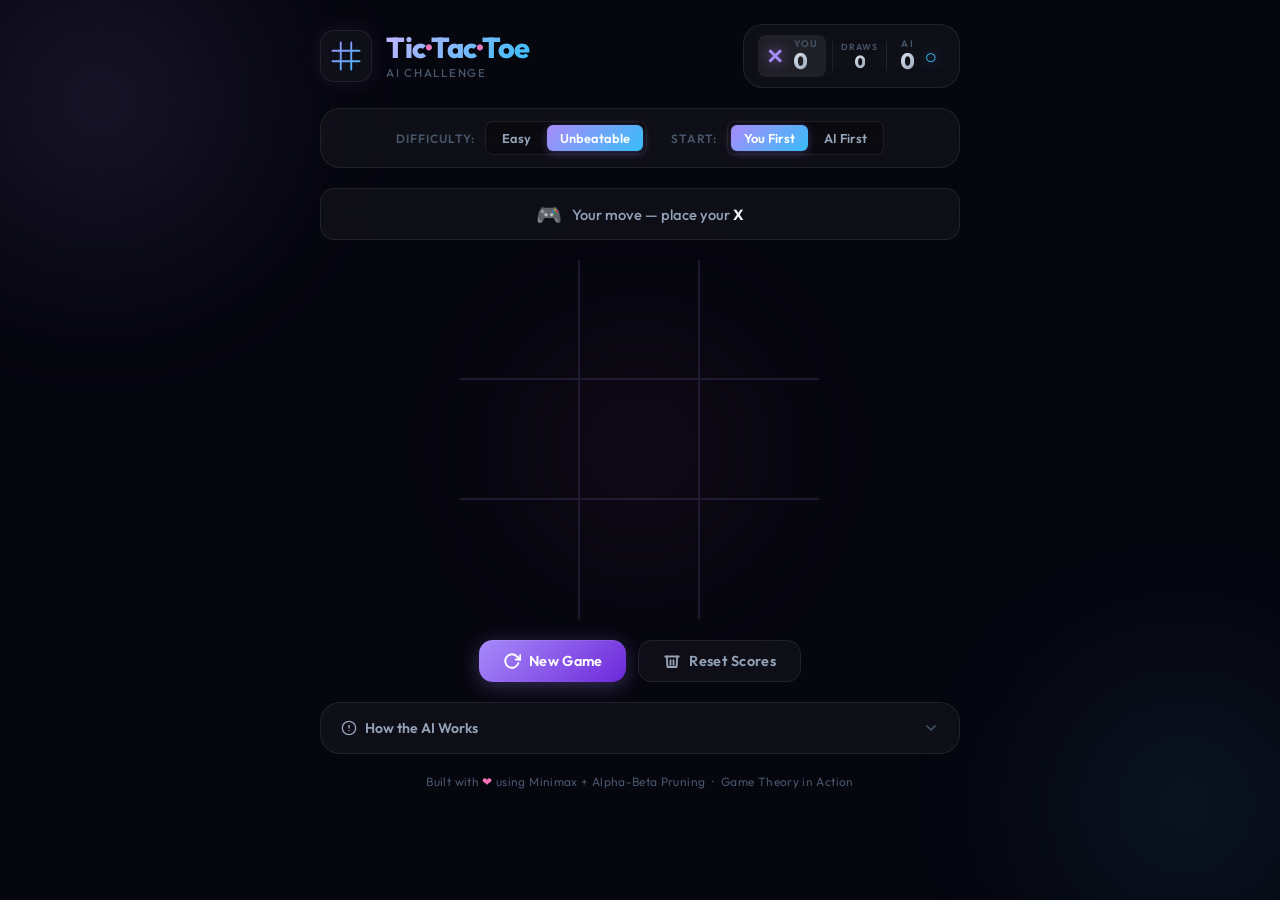
<file: Tic Tac Toe/index.html>
<!DOCTYPE html>
<html lang="en">
<head>
  <meta charset="UTF-8" />
  <meta name="viewport" content="width=device-width, initial-scale=1.0" />
  <title>Tic-Tac-Toe | AI Challenge</title>
  <meta name="description" content="Play Tic-Tac-Toe against an unbeatable AI powered by Minimax with Alpha-Beta Pruning. Can you beat the machine?" />
  <link rel="preconnect" href="https://fonts.googleapis.com" />
  <link rel="preconnect" href="https://fonts.gstatic.com" crossorigin />
  <link href="https://fonts.googleapis.com/css2?family=Outfit:wght@300;400;500;600;700;800;900&family=Space+Grotesk:wght@400;500;600;700&display=swap" rel="stylesheet" />
  <link rel="stylesheet" href="style.css" />
</head>
<body>
  <!-- Animated background particles -->
  <div class="bg-particles" id="bgParticles"></div>

  <!-- Ambient glow orbs -->
  <div class="orb orb-1"></div>
  <div class="orb orb-2"></div>
  <div class="orb orb-3"></div>

  <div class="container">
    <!-- Header -->
    <header class="header">
      <div class="logo-area">
        <div class="logo-icon">
          <svg viewBox="0 0 40 40" fill="none" xmlns="http://www.w3.org/2000/svg">
            <line x1="13" y1="2" x2="13" y2="38" stroke="url(#g1)" stroke-width="2.5" stroke-linecap="round"/>
            <line x1="27" y1="2" x2="27" y2="38" stroke="url(#g1)" stroke-width="2.5" stroke-linecap="round"/>
            <line x1="2" y1="13" x2="38" y2="13" stroke="url(#g1)" stroke-width="2.5" stroke-linecap="round"/>
            <line x1="2" y1="27" x2="38" y2="27" stroke="url(#g1)" stroke-width="2.5" stroke-linecap="round"/>
            <defs>
              <linearGradient id="g1" x1="0" y1="0" x2="40" y2="40" gradientUnits="userSpaceOnUse">
                <stop stop-color="#a78bfa"/>
                <stop offset="1" stop-color="#38bdf8"/>
              </linearGradient>
            </defs>
          </svg>
        </div>
        <div class="logo-text">
          <h1>Tic<span class="accent">·</span>Tac<span class="accent">·</span>Toe</h1>
          <p class="tagline">AI Challenge</p>
        </div>
      </div>

      <!-- Score Board -->
      <div class="scoreboard">
        <div class="score-card" id="scorePlayerCard">
          <div class="score-symbol x-symbol">✕</div>
          <div class="score-info">
            <span class="score-label">YOU</span>
            <span class="score-value" id="scorePlayer">0</span>
          </div>
        </div>
        <div class="score-divider">
          <span class="draws-label">DRAWS</span>
          <span class="score-value draws-value" id="scoreDraws">0</span>
        </div>
        <div class="score-card" id="scoreAICard">
          <div class="score-info" style="text-align:right">
            <span class="score-label">AI</span>
            <span class="score-value" id="scoreAI">0</span>
          </div>
          <div class="score-symbol o-symbol">○</div>
        </div>
      </div>
    </header>

    <!-- Game Controls -->
    <div class="controls-bar">
      <div class="mode-selector">
        <span class="mode-label">Difficulty:</span>
        <div class="mode-buttons">
          <button class="mode-btn" id="btnEasy" onclick="setDifficulty('easy')">Easy</button>
          <button class="mode-btn active" id="btnHard" onclick="setDifficulty('hard')">Unbeatable</button>
        </div>
      </div>
      <div class="first-move-selector">
        <span class="mode-label">Start:</span>
        <div class="mode-buttons">
          <button class="mode-btn active" id="btnYouFirst" onclick="setFirstMove('human')">You First</button>
          <button class="mode-btn" id="btnAIFirst" onclick="setFirstMove('ai')">AI First</button>
        </div>
      </div>
    </div>

    <!-- Status Banner -->
    <div class="status-banner" id="statusBanner">
      <div class="status-icon" id="statusIcon">🎮</div>
      <div class="status-text" id="statusText">Your move — place your <strong>X</strong></div>
    </div>

    <!-- Game Board -->
    <div class="board-wrapper">
      <div class="board" id="board">
        <div class="cell" id="cell-0" onclick="handleCellClick(0)"></div>
        <div class="cell" id="cell-1" onclick="handleCellClick(1)"></div>
        <div class="cell" id="cell-2" onclick="handleCellClick(2)"></div>
        <div class="cell" id="cell-3" onclick="handleCellClick(3)"></div>
        <div class="cell" id="cell-4" onclick="handleCellClick(4)"></div>
        <div class="cell" id="cell-5" onclick="handleCellClick(5)"></div>
        <div class="cell" id="cell-6" onclick="handleCellClick(6)"></div>
        <div class="cell" id="cell-7" onclick="handleCellClick(7)"></div>
        <div class="cell" id="cell-8" onclick="handleCellClick(8)"></div>

        <!-- Win line overlay -->
        <canvas id="winCanvas" width="360" height="360"></canvas>
      </div>
    </div>

    <!-- Action Buttons -->
    <div class="action-buttons">
      <button class="btn-primary" id="btnNewGame" onclick="newGame()">
        <svg width="18" height="18" viewBox="0 0 24 24" fill="none" stroke="currentColor" stroke-width="2.5" stroke-linecap="round" stroke-linejoin="round">
          <polyline points="23 4 23 10 17 10"></polyline>
          <path d="M20.49 15a9 9 0 1 1-2.12-9.36L23 10"></path>
        </svg>
        New Game
      </button>
      <button class="btn-secondary" id="btnReset" onclick="resetScores()">
        <svg width="18" height="18" viewBox="0 0 24 24" fill="none" stroke="currentColor" stroke-width="2.5" stroke-linecap="round" stroke-linejoin="round">
          <polyline points="3 6 5 6 21 6"></polyline>
          <path d="M19 6l-1 14H6L5 6"></path>
          <path d="M10 11v6M14 11v6"></path>
        </svg>
        Reset Scores
      </button>
    </div>

    <!-- Algorithm info panel -->
    <div class="algo-panel">
      <div class="algo-header" onclick="toggleAlgoPanel()">
        <div class="algo-title">
          <svg width="16" height="16" viewBox="0 0 24 24" fill="none" stroke="currentColor" stroke-width="2" stroke-linecap="round" stroke-linejoin="round">
            <circle cx="12" cy="12" r="10"></circle>
            <line x1="12" y1="8" x2="12" y2="12"></line>
            <line x1="12" y1="16" x2="12.01" y2="16"></line>
          </svg>
          How the AI Works
        </div>
        <svg class="chevron" id="algoChevron" width="16" height="16" viewBox="0 0 24 24" fill="none" stroke="currentColor" stroke-width="2.5" stroke-linecap="round" stroke-linejoin="round">
          <polyline points="6 9 12 15 18 9"></polyline>
        </svg>
      </div>
      <div class="algo-content" id="algoContent">
        <div class="algo-grid">
          <div class="algo-card">
            <div class="algo-card-icon">🧠</div>
            <h3>Minimax Algorithm</h3>
            <p>The AI explores all possible future game states, assigning scores to terminal states (Win: +10, Lose: -10, Draw: 0) and propagating the optimal values up the game tree.</p>
          </div>
          <div class="algo-card">
            <div class="algo-card-icon">✂️</div>
            <h3>Alpha-Beta Pruning</h3>
            <p>An optimization that eliminates branches that cannot possibly influence the final decision — making the AI faster without sacrificing any accuracy or optimality.</p>
          </div>
          <div class="algo-card">
            <div class="algo-card-icon">♟️</div>
            <h3>Game Theory</h3>
            <p>In Unbeatable mode, the AI plays a perfect game every time. The best outcome a human can achieve against a perfect AI is a draw — never a win.</p>
          </div>
          <div class="algo-card">
            <div class="algo-card-icon">🎲</div>
            <h3>Easy Mode</h3>
            <p>The AI occasionally makes a random move instead of the optimal one, giving you a fighting chance to win and experience the game in a different way.</p>
          </div>
        </div>
      </div>
    </div>

    <!-- Footer -->
    <footer class="footer">
      <p>Built with <span class="heart">❤</span> using Minimax + Alpha-Beta Pruning &nbsp;·&nbsp; Game Theory in Action</p>
    </footer>
  </div>

  <!-- Result Overlay -->
  <div class="result-overlay" id="resultOverlay">
    <div class="result-card" id="resultCard">
      <div class="result-emoji" id="resultEmoji">🎉</div>
      <h2 class="result-title" id="resultTitle">You Win!</h2>
      <p class="result-subtitle" id="resultSubtitle">Congratulations! You outsmarted the AI.</p>
      <div class="result-actions">
        <button class="btn-primary" onclick="closeOverlayAndNewGame()">Play Again</button>
        <button class="btn-secondary" onclick="closeOverlay()">View Board</button>
      </div>
    </div>
  </div>

  <script src="game.js"></script>
</body>
</html>
</file>
<file: Tic Tac Toe/style.css>
/* =====================================================
   TIC-TAC-TOE AI — Premium Stylesheet
   Font: Outfit + Space Grotesk
   Theme: Dark glassmorphism with purple-cyan gradient
   ===================================================== */

/* ── Reset & Base ── */
*, *::before, *::after { box-sizing: border-box; margin: 0; padding: 0; }

:root {
  --bg-deep:        #06060f;
  --bg-surface:     #0d0d1f;
  --bg-glass:       rgba(255,255,255,0.04);
  --bg-glass-hover: rgba(255,255,255,0.07);
  --border-glass:   rgba(255,255,255,0.08);
  --border-glow:    rgba(167,139,250,0.3);

  --purple:         #a78bfa;
  --purple-bright:  #c4b5fd;
  --cyan:           #38bdf8;
  --cyan-bright:    #7dd3fc;
  --pink:           #f472b6;
  --green:          #4ade80;
  --yellow:         #facc15;
  --red:            #f87171;

  --x-color:        #a78bfa;
  --o-color:        #38bdf8;

  --text-primary:   #f1f5f9;
  --text-secondary: #94a3b8;
  --text-muted:     #475569;

  --radius-sm:  8px;
  --radius-md:  14px;
  --radius-lg:  20px;
  --radius-xl:  28px;

  --shadow-glow-purple: 0 0 40px rgba(167,139,250,0.15);
  --shadow-glow-cyan:   0 0 40px rgba(56,189,248,0.15);
  --transition: all 0.25s cubic-bezier(0.4,0,0.2,1);
}

html { scroll-behavior: smooth; }

body {
  font-family: 'Outfit', sans-serif;
  background: var(--bg-deep);
  color: var(--text-primary);
  min-height: 100vh;
  overflow-x: hidden;
  position: relative;
}

/* ── Animated Background ── */
.bg-particles {
  position: fixed; inset: 0;
  pointer-events: none;
  z-index: 0;
  overflow: hidden;
}

.particle {
  position: absolute;
  border-radius: 50%;
  opacity: 0.15;
  animation: floatParticle linear infinite;
}

@keyframes floatParticle {
  0%   { transform: translateY(100vh) scale(0); opacity: 0; }
  10%  { opacity: 0.15; }
  90%  { opacity: 0.15; }
  100% { transform: translateY(-10vh) scale(1); opacity: 0; }
}

/* ── Ambient Orbs ── */
.orb {
  position: fixed;
  border-radius: 50%;
  filter: blur(80px);
  pointer-events: none;
  z-index: 0;
  animation: orbPulse 8s ease-in-out infinite;
}
.orb-1 {
  width: 400px; height: 400px;
  background: radial-gradient(circle, rgba(167,139,250,0.18) 0%, transparent 70%);
  top: -100px; left: -100px;
  animation-delay: 0s;
}
.orb-2 {
  width: 350px; height: 350px;
  background: radial-gradient(circle, rgba(56,189,248,0.15) 0%, transparent 70%);
  bottom: -80px; right: -80px;
  animation-delay: 3s;
}
.orb-3 {
  width: 280px; height: 280px;
  background: radial-gradient(circle, rgba(244,114,182,0.10) 0%, transparent 70%);
  top: 50%; left: 50%;
  transform: translate(-50%,-50%);
  animation-delay: 6s;
}

@keyframes orbPulse {
  0%, 100% { opacity: 0.8; transform: scale(1); }
  50%       { opacity: 1;   transform: scale(1.1); }
}

/* ── Container ── */
.container {
  position: relative;
  z-index: 1;
  max-width: 680px;
  margin: 0 auto;
  padding: 24px 20px 40px;
  display: flex;
  flex-direction: column;
  align-items: center;
  gap: 20px;
}

/* ── Header ── */
.header {
  width: 100%;
  display: flex;
  align-items: center;
  justify-content: space-between;
  gap: 16px;
  flex-wrap: wrap;
}

.logo-area {
  display: flex;
  align-items: center;
  gap: 14px;
}

.logo-icon {
  width: 52px; height: 52px;
  background: var(--bg-glass);
  border: 1px solid var(--border-glass);
  border-radius: var(--radius-md);
  display: flex;
  align-items: center;
  justify-content: center;
  backdrop-filter: blur(10px);
  box-shadow: 0 0 20px rgba(167,139,250,0.1);
  transition: var(--transition);
}
.logo-icon:hover {
  box-shadow: 0 0 30px rgba(167,139,250,0.25);
  border-color: var(--border-glow);
}
.logo-icon svg { width: 30px; height: 30px; }

.logo-text h1 {
  font-size: 1.8rem;
  font-weight: 800;
  letter-spacing: -0.5px;
  background: linear-gradient(135deg, var(--purple-bright) 0%, var(--cyan) 100%);
  -webkit-background-clip: text;
  -webkit-text-fill-color: transparent;
  background-clip: text;
  line-height: 1;
}
.logo-text .tagline {
  font-size: 0.72rem;
  font-weight: 500;
  letter-spacing: 0.15em;
  text-transform: uppercase;
  color: var(--text-muted);
  margin-top: 3px;
}
.accent { color: var(--pink); -webkit-text-fill-color: var(--pink); }

/* ── Scoreboard ── */
.scoreboard {
  display: flex;
  align-items: center;
  gap: 6px;
  background: var(--bg-glass);
  border: 1px solid var(--border-glass);
  border-radius: var(--radius-lg);
  padding: 10px 14px;
  backdrop-filter: blur(16px);
}

.score-card {
  display: flex;
  align-items: center;
  gap: 10px;
  padding: 4px 8px;
  border-radius: var(--radius-sm);
  transition: var(--transition);
}
.score-card.active-turn {
  background: var(--bg-glass-hover);
}

.score-symbol {
  font-size: 1.3rem;
  font-weight: 800;
  line-height: 1;
}
.x-symbol { color: var(--x-color); text-shadow: 0 0 12px rgba(167,139,250,0.6); }
.o-symbol { color: var(--o-color); text-shadow: 0 0 12px rgba(56,189,248,0.6); }

.score-info {
  display: flex;
  flex-direction: column;
  align-items: flex-start;
  gap: 0;
}

.score-label {
  font-size: 0.6rem;
  font-weight: 600;
  letter-spacing: 0.12em;
  color: var(--text-muted);
  text-transform: uppercase;
  line-height: 1;
}
.score-value {
  font-size: 1.4rem;
  font-weight: 800;
  line-height: 1.1;
  font-variant-numeric: tabular-nums;
  background: linear-gradient(135deg, #e2e8f0, #94a3b8);
  -webkit-background-clip: text;
  -webkit-text-fill-color: transparent;
  background-clip: text;
  transition: var(--transition);
}

.score-divider {
  display: flex;
  flex-direction: column;
  align-items: center;
  padding: 0 8px;
  border-left: 1px solid var(--border-glass);
  border-right: 1px solid var(--border-glass);
}
.draws-label {
  font-size: 0.55rem;
  font-weight: 600;
  letter-spacing: 0.12em;
  color: var(--text-muted);
  text-transform: uppercase;
}
.draws-value {
  font-size: 1.1rem !important;
}

/* ── Controls Bar ── */
.controls-bar {
  width: 100%;
  display: flex;
  align-items: center;
  justify-content: center;
  gap: 24px;
  flex-wrap: wrap;
  background: var(--bg-glass);
  border: 1px solid var(--border-glass);
  border-radius: var(--radius-lg);
  padding: 12px 20px;
  backdrop-filter: blur(16px);
}

.mode-selector, .first-move-selector {
  display: flex;
  align-items: center;
  gap: 10px;
}

.mode-label {
  font-size: 0.75rem;
  font-weight: 600;
  color: var(--text-muted);
  text-transform: uppercase;
  letter-spacing: 0.08em;
  white-space: nowrap;
}

.mode-buttons {
  display: flex;
  background: rgba(0,0,0,0.3);
  border-radius: var(--radius-sm);
  padding: 3px;
  gap: 3px;
  border: 1px solid var(--border-glass);
}

.mode-btn {
  padding: 5px 13px;
  border: none;
  border-radius: 6px;
  background: transparent;
  color: var(--text-secondary);
  font-family: 'Outfit', sans-serif;
  font-size: 0.8rem;
  font-weight: 600;
  cursor: pointer;
  transition: var(--transition);
  white-space: nowrap;
}
.mode-btn:hover { color: var(--text-primary); background: var(--bg-glass-hover); }
.mode-btn.active {
  background: linear-gradient(135deg, var(--purple), var(--cyan));
  color: #fff;
  box-shadow: 0 2px 10px rgba(167,139,250,0.3);
}

/* ── Status Banner ── */
.status-banner {
  width: 100%;
  display: flex;
  align-items: center;
  justify-content: center;
  gap: 10px;
  padding: 12px 24px;
  background: var(--bg-glass);
  border: 1px solid var(--border-glass);
  border-radius: var(--radius-md);
  backdrop-filter: blur(16px);
  animation: statusPulse 3s ease-in-out infinite;
  transition: var(--transition);
}

.status-banner.pulse-win {
  border-color: rgba(74,222,128,0.4);
  background: rgba(74,222,128,0.06);
  animation: none;
  box-shadow: 0 0 20px rgba(74,222,128,0.15);
}
.status-banner.pulse-lose {
  border-color: rgba(248,113,113,0.4);
  background: rgba(248,113,113,0.06);
  animation: none;
  box-shadow: 0 0 20px rgba(248,113,113,0.15);
}
.status-banner.pulse-draw {
  border-color: rgba(250,204,21,0.4);
  background: rgba(250,204,21,0.06);
  animation: none;
  box-shadow: 0 0 20px rgba(250,204,21,0.15);
}

@keyframes statusPulse {
  0%, 100% { box-shadow: 0 0 10px rgba(167,139,250,0.05); }
  50%       { box-shadow: 0 0 20px rgba(167,139,250,0.12); }
}

.status-icon { font-size: 1.3rem; }
.status-text {
  font-size: 0.92rem;
  font-weight: 500;
  color: var(--text-secondary);
}
.status-text strong { color: var(--text-primary); font-weight: 700; }

/* ── Board Wrapper ── */
.board-wrapper {
  position: relative;
}

/* ── Board ── */
.board {
  position: relative;
  display: grid;
  grid-template-columns: repeat(3, 1fr);
  gap: 0;
  width: 360px;
  height: 360px;
  background: transparent;
}

/* Grid lines via pseudo-elements on cells */
.cell {
  position: relative;
  width: 120px;
  height: 120px;
  display: flex;
  align-items: center;
  justify-content: center;
  cursor: pointer;
  font-size: 3.2rem;
  font-weight: 900;
  transition: var(--transition);
  overflow: hidden;
  user-select: none;
  -webkit-tap-highlight-color: transparent;
}

/* Grid lines */
.cell::before {
  content: '';
  position: absolute;
  inset: 0;
  border-right: 2px solid rgba(167,139,250,0.15);
  border-bottom: 2px solid rgba(167,139,250,0.15);
  pointer-events: none;
  transition: border-color 0.3s;
}
/* Remove right border for last column */
.cell:nth-child(3n)::before { border-right-color: transparent; }
/* Remove bottom border for last row */
.cell:nth-child(7)::before,
.cell:nth-child(8)::before,
.cell:nth-child(9)::before { border-bottom-color: transparent; }

/* Hover ripple background */
.cell::after {
  content: '';
  position: absolute;
  inset: 0;
  background: radial-gradient(circle at center, rgba(167,139,250,0.06) 0%, transparent 70%);
  opacity: 0;
  transition: opacity 0.25s;
}
.cell:hover:not(.taken):not(.blocked)::after { opacity: 1; }
.cell:hover:not(.taken):not(.blocked) { transform: scale(0.97); }

/* Cell states */
.cell.taken { cursor: default; }
.cell.blocked { cursor: not-allowed; }

/* Symbol display */
.cell .symbol {
  display: inline-block;
  animation: popIn 0.3s cubic-bezier(0.34,1.56,0.64,1) both;
  position: relative;
  z-index: 1;
}

.cell .symbol.x {
  color: var(--x-color);
  text-shadow: 0 0 20px rgba(167,139,250,0.8), 0 0 40px rgba(167,139,250,0.3);
  font-family: 'Space Grotesk', sans-serif;
}
.cell .symbol.o {
  color: var(--o-color);
  text-shadow: 0 0 20px rgba(56,189,248,0.8), 0 0 40px rgba(56,189,248,0.3);
  font-family: 'Space Grotesk', sans-serif;
}

@keyframes popIn {
  0%   { transform: scale(0) rotate(-10deg); opacity: 0; }
  60%  { transform: scale(1.15) rotate(3deg); opacity: 1; }
  100% { transform: scale(1) rotate(0deg); opacity: 1; }
}

/* Win highlight cells */
.cell.win-cell .symbol {
  animation: winGlow 1s ease-in-out infinite alternate;
}
.cell.win-cell-x .symbol { color: var(--green); text-shadow: 0 0 30px rgba(74,222,128,0.9); }
.cell.win-cell-o .symbol { color: var(--red); text-shadow: 0 0 30px rgba(248,113,113,0.9); }
.cell.win-cell-x::after { background: radial-gradient(circle at center, rgba(74,222,128,0.08) 0%, transparent 70%); opacity: 1; }
.cell.win-cell-o::after { background: radial-gradient(circle at center, rgba(248,113,113,0.08) 0%, transparent 70%); opacity: 1; }

@keyframes winGlow {
  0%   { text-shadow: 0 0 20px rgba(74,222,128,0.7); }
  100% { text-shadow: 0 0 40px rgba(74,222,128,1), 0 0 60px rgba(74,222,128,0.4); }
}

/* Win Canvas (strike-through line) */
#winCanvas {
  position: absolute;
  top: 0; left: 0;
  pointer-events: none;
  z-index: 10;
}

/* ── AI Thinking Indicator ── */
.ai-thinking {
  display: none;
  align-items: center;
  gap: 6px;
  font-size: 0.8rem;
  color: var(--cyan);
}
.ai-thinking.visible { display: flex; }

.thinking-dots span {
  display: inline-block;
  width: 5px; height: 5px;
  border-radius: 50%;
  background: var(--cyan);
  animation: thinkBounce 1.2s ease-in-out infinite;
}
.thinking-dots span:nth-child(2) { animation-delay: 0.2s; }
.thinking-dots span:nth-child(3) { animation-delay: 0.4s; }

@keyframes thinkBounce {
  0%, 80%, 100% { transform: translateY(0); }
  40%           { transform: translateY(-6px); }
}

/* ── Action Buttons ── */
.action-buttons {
  display: flex;
  gap: 12px;
  flex-wrap: wrap;
  justify-content: center;
}

.btn-primary, .btn-secondary {
  display: flex;
  align-items: center;
  gap: 8px;
  padding: 11px 24px;
  border: none;
  border-radius: var(--radius-md);
  font-family: 'Outfit', sans-serif;
  font-size: 0.9rem;
  font-weight: 600;
  cursor: pointer;
  transition: var(--transition);
  letter-spacing: 0.02em;
}

.btn-primary {
  background: linear-gradient(135deg, var(--purple), #6d28d9);
  color: #fff;
  box-shadow: 0 4px 20px rgba(167,139,250,0.3), 0 1px 0 rgba(255,255,255,0.1) inset;
}
.btn-primary:hover {
  transform: translateY(-2px);
  box-shadow: 0 8px 30px rgba(167,139,250,0.45), 0 1px 0 rgba(255,255,255,0.1) inset;
}
.btn-primary:active { transform: translateY(0); }

.btn-secondary {
  background: var(--bg-glass);
  color: var(--text-secondary);
  border: 1px solid var(--border-glass);
  backdrop-filter: blur(10px);
}
.btn-secondary:hover {
  transform: translateY(-2px);
  border-color: var(--border-glow);
  color: var(--text-primary);
  background: var(--bg-glass-hover);
  box-shadow: 0 4px 16px rgba(0,0,0,0.2);
}

/* ── Algorithm Panel ── */
.algo-panel {
  width: 100%;
  background: var(--bg-glass);
  border: 1px solid var(--border-glass);
  border-radius: var(--radius-lg);
  backdrop-filter: blur(16px);
  overflow: hidden;
}

.algo-header {
  display: flex;
  align-items: center;
  justify-content: space-between;
  padding: 16px 20px;
  cursor: pointer;
  user-select: none;
  transition: var(--transition);
}
.algo-header:hover { background: var(--bg-glass-hover); }

.algo-title {
  display: flex;
  align-items: center;
  gap: 8px;
  font-size: 0.88rem;
  font-weight: 600;
  color: var(--text-secondary);
}

.chevron {
  transition: transform 0.3s cubic-bezier(0.4,0,0.2,1);
  color: var(--text-muted);
  flex-shrink: 0;
}
.chevron.open { transform: rotate(180deg); }

.algo-content {
  max-height: 0;
  overflow: hidden;
  transition: max-height 0.4s cubic-bezier(0.4,0,0.2,1);
}
.algo-content.open { max-height: 600px; }

.algo-grid {
  display: grid;
  grid-template-columns: 1fr 1fr;
  gap: 12px;
  padding: 0 16px 16px;
}

.algo-card {
  background: rgba(0,0,0,0.2);
  border: 1px solid var(--border-glass);
  border-radius: var(--radius-md);
  padding: 16px;
  transition: var(--transition);
}
.algo-card:hover {
  background: var(--bg-glass-hover);
  border-color: var(--border-glow);
  transform: translateY(-2px);
}

.algo-card-icon { font-size: 1.5rem; margin-bottom: 8px; }
.algo-card h3 {
  font-size: 0.85rem;
  font-weight: 700;
  color: var(--text-primary);
  margin-bottom: 6px;
}
.algo-card p {
  font-size: 0.78rem;
  color: var(--text-muted);
  line-height: 1.6;
}

/* ── Footer ── */
.footer {
  text-align: center;
  font-size: 0.75rem;
  color: var(--text-muted);
  letter-spacing: 0.03em;
}
.heart { color: var(--pink); }

/* ── Result Overlay ── */
.result-overlay {
  position: fixed;
  inset: 0;
  background: rgba(6,6,15,0.85);
  backdrop-filter: blur(12px);
  display: flex;
  align-items: center;
  justify-content: center;
  z-index: 100;
  opacity: 0;
  pointer-events: none;
  transition: opacity 0.35s cubic-bezier(0.4,0,0.2,1);
}
.result-overlay.visible {
  opacity: 1;
  pointer-events: all;
}

.result-card {
  background: var(--bg-surface);
  border: 1px solid var(--border-glow);
  border-radius: var(--radius-xl);
  padding: 48px 40px;
  text-align: center;
  max-width: 380px;
  width: 90%;
  box-shadow: 0 0 60px rgba(167,139,250,0.15), 0 30px 60px rgba(0,0,0,0.4);
  transform: scale(0.9) translateY(20px);
  transition: transform 0.4s cubic-bezier(0.34,1.56,0.64,1);
}
.result-overlay.visible .result-card { transform: scale(1) translateY(0); }

.result-emoji {
  font-size: 4rem;
  margin-bottom: 16px;
  display: block;
  animation: floatEmoji 2s ease-in-out infinite;
}
@keyframes floatEmoji {
  0%, 100% { transform: translateY(0); }
  50%       { transform: translateY(-8px); }
}

.result-title {
  font-size: 2rem;
  font-weight: 800;
  background: linear-gradient(135deg, var(--purple-bright), var(--cyan));
  -webkit-background-clip: text;
  -webkit-text-fill-color: transparent;
  background-clip: text;
  margin-bottom: 10px;
}

.result-subtitle {
  font-size: 0.92rem;
  color: var(--text-secondary);
  margin-bottom: 28px;
  line-height: 1.5;
}

.result-actions {
  display: flex;
  gap: 12px;
  justify-content: center;
  flex-wrap: wrap;
}

/* ── Score Pop Animation ── */
@keyframes scorePop {
  0%   { transform: scale(1); }
  50%  { transform: scale(1.4); }
  100% { transform: scale(1); }
}
.score-pop { animation: scorePop 0.4s cubic-bezier(0.34,1.56,0.64,1); }

/* ── Board shake (on error / blocked click) ── */
@keyframes boardShake {
  0%, 100% { transform: translateX(0); }
  20%  { transform: translateX(-4px); }
  40%  { transform: translateX(4px); }
  60%  { transform: translateX(-3px); }
  80%  { transform: translateX(3px); }
}
.board-shake { animation: boardShake 0.4s ease; }

/* ── Responsive ── */
@media (max-width: 520px) {
  .board { width: 300px; height: 300px; }
  .cell  { width: 100px; height: 100px; font-size: 2.6rem; }
  #winCanvas { width: 300px; height: 300px; }

  .header { justify-content: center; }
  .logo-text h1 { font-size: 1.5rem; }
  .scoreboard { padding: 8px 10px; }
  .algo-grid { grid-template-columns: 1fr; }
  .controls-bar { gap: 12px; }
}

@media (max-width: 380px) {
  .board { width: 270px; height: 270px; }
  .cell  { width: 90px; height: 90px; font-size: 2.2rem; }
  #winCanvas { width: 270px; height: 270px; }
}
</file>
